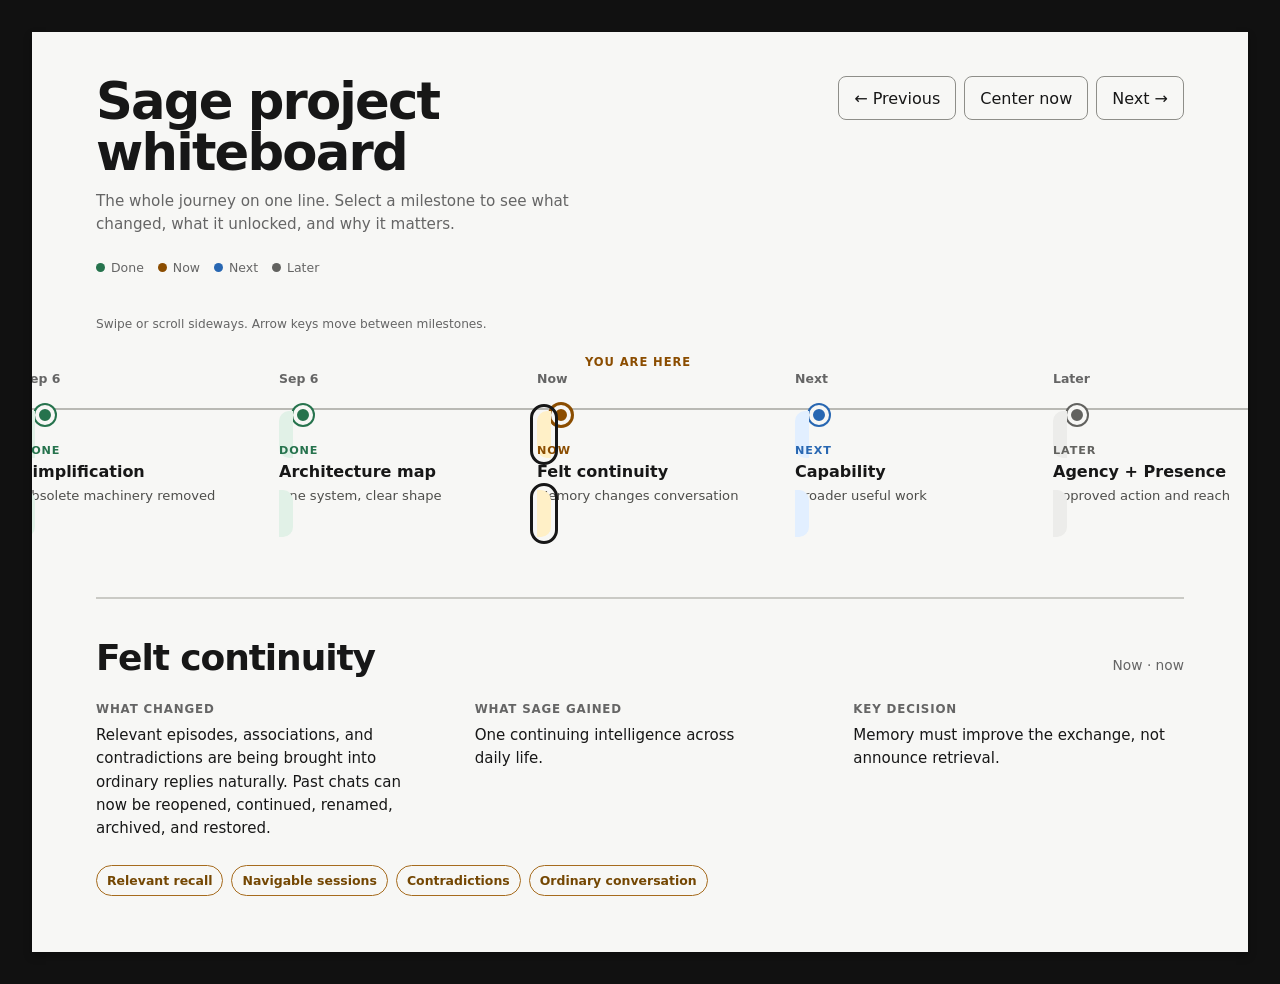
<file: docs/timeline-whiteboard.html>
<!doctype html>
<html lang="en">
<head>
  <meta charset="utf-8">
  <meta name="viewport" content="width=device-width, initial-scale=1">
  <meta name="theme-color" content="#111111">
  <title>Sage — Project Whiteboard</title>
  <style>
    :root {
      color-scheme: light;
      font-family: Inter, ui-sans-serif, system-ui, -apple-system, BlinkMacSystemFont, "Segoe UI", sans-serif;
      --room: #111111;
      --board: #f7f7f5;
      --ink: #171717;
      --muted: #656565;
      --line: #b9b9b4;
      --done: #26734d;
      --done-soft: #e1f1e7;
      --now: #8b4d00;
      --now-soft: #fff0c7;
      --next: #2867b2;
      --next-soft: #e2efff;
      --later: #62625f;
      --later-soft: #ececea;
      --focus: #125fb3;
    }

    * { box-sizing: border-box; }

    body {
      min-width: 320px;
      margin: 0;
      background: var(--room);
      color: var(--ink);
      -webkit-font-smoothing: antialiased;
    }

    button { font: inherit; }

    button:focus-visible {
      outline: 3px solid var(--focus);
      outline-offset: 3px;
    }

    .shell {
      min-height: 100vh;
      padding: clamp(12px, 3vw, 32px);
    }

    .board {
      min-height: calc(100vh - clamp(24px, 6vw, 64px));
      overflow: hidden;
      background: var(--board);
      box-shadow: 0 4px 8px rgb(0 0 0 / 28%);
    }

    header {
      display: flex;
      align-items: flex-start;
      justify-content: space-between;
      gap: 24px;
      padding: clamp(20px, 4vw, 44px) clamp(18px, 5vw, 64px) 24px;
    }

    h1 {
      max-width: 18ch;
      margin: 0;
      font-size: clamp(1.65rem, 4vw, 3.6rem);
      font-weight: 650;
      letter-spacing: -.035em;
      line-height: 1;
      text-wrap: balance;
    }

    .lede {
      max-width: 50ch;
      margin: 12px 0 0;
      color: var(--muted);
      font-size: .95rem;
      line-height: 1.5;
      text-wrap: pretty;
    }

    .controls {
      display: flex;
      flex-wrap: wrap;
      justify-content: flex-end;
      gap: 8px;
    }

    .control {
      min-height: 44px;
      padding: 0 15px;
      border: 1px solid #8e8e89;
      border-radius: 8px;
      background: transparent;
      color: var(--ink);
      cursor: pointer;
    }

    .control:hover { background: #e9e9e6; }
    .control:active { transform: translateY(1px); }
    .control:disabled { opacity: .42; cursor: default; transform: none; }

    .legend {
      display: flex;
      flex-wrap: wrap;
      gap: 14px;
      padding: 0 clamp(18px, 5vw, 64px) 24px;
      color: var(--muted);
      font-size: .78rem;
    }

    .legend span {
      display: inline-flex;
      align-items: center;
      gap: 6px;
    }

    .legend i {
      width: 9px;
      height: 9px;
      border-radius: 50%;
      background: var(--later);
    }

    .legend .done { background: var(--done); }
    .legend .now { background: var(--now); }
    .legend .next { background: var(--next); }

    .viewport {
      overflow-x: auto;
      overscroll-behavior-inline: contain;
      scrollbar-color: #a1a19c transparent;
      scrollbar-width: thin;
      scroll-snap-type: x proximity;
    }

    .track {
      position: relative;
      width: max-content;
      min-width: 100%;
      padding: 34px max(52px, calc((100vw - 260px) / 2)) 48px;
      display: flex;
      align-items: flex-start;
      gap: 52px;
    }

    .track::before {
      content: "";
      position: absolute;
      top: 77px;
      left: 0;
      right: 0;
      height: 2px;
      background: var(--line);
    }

    .stage {
      position: relative;
      z-index: 1;
      width: 206px;
      min-height: 184px;
      padding: 0 0 20px;
      border: 0;
      background: transparent;
      color: var(--ink);
      text-align: left;
      cursor: pointer;
      scroll-snap-align: center;
    }

    .stage-date {
      display: block;
      height: 34px;
      color: var(--muted);
      font-size: .78rem;
      font-weight: 550;
    }

    .stage-node {
      display: grid;
      place-items: center;
      width: 20px;
      height: 20px;
      margin-left: 14px;
      border: 4px solid var(--board);
      border-radius: 50%;
      background: var(--later);
      box-shadow: 0 0 0 2px var(--later);
    }

    .stage-copy {
      margin-top: 18px;
      padding: 14px;
      border-radius: 10px;
      background: var(--later-soft);
    }

    .stage-status {
      display: block;
      margin-bottom: 5px;
      color: var(--later);
      font-size: .7rem;
      font-weight: 750;
      letter-spacing: .08em;
      text-transform: uppercase;
    }

    .stage-title {
      display: block;
      font-size: 1rem;
      font-weight: 700;
      line-height: 1.2;
    }

    .stage-summary {
      display: block;
      margin-top: 6px;
      color: #4e4e4b;
      font-size: .82rem;
      line-height: 1.35;
    }

    .stage[data-status="done"] .stage-node { background: var(--done); box-shadow: 0 0 0 2px var(--done); }
    .stage[data-status="done"] .stage-copy { background: var(--done-soft); }
    .stage[data-status="done"] .stage-status { color: var(--done); }
    .stage[data-status="now"] .stage-node { background: var(--now); box-shadow: 0 0 0 3px var(--now); }
    .stage[data-status="now"] .stage-copy { background: var(--now-soft); }
    .stage[data-status="now"] .stage-status { color: var(--now); }
    .stage[data-status="next"] .stage-node { background: var(--next); box-shadow: 0 0 0 2px var(--next); }
    .stage[data-status="next"] .stage-copy { background: var(--next-soft); }
    .stage[data-status="next"] .stage-status { color: var(--next); }

    .stage[aria-current="step"]::after {
      content: "YOU ARE HERE";
      position: absolute;
      top: -10px;
      left: 48px;
      color: var(--now);
      font-size: .72rem;
      font-weight: 800;
      letter-spacing: .08em;
    }

    .stage[data-selected="true"] .stage-copy {
      outline: 3px solid currentColor;
      outline-offset: 4px;
    }

    .detail {
      margin: 0 clamp(18px, 5vw, 64px) clamp(24px, 5vw, 56px);
      padding: clamp(20px, 4vw, 38px) 0 0;
      border-top: 2px solid #cacac5;
    }

    .detail-head {
      display: flex;
      align-items: baseline;
      justify-content: space-between;
      gap: 20px;
    }

    .detail h2 {
      margin: 0;
      font-size: clamp(1.4rem, 3vw, 2.25rem);
      font-weight: 650;
      letter-spacing: -.03em;
      text-wrap: balance;
    }

    .detail-when {
      flex: none;
      color: var(--muted);
      font-size: .86rem;
    }

    .detail-grid {
      display: grid;
      grid-template-columns: repeat(3, minmax(0, 1fr));
      gap: clamp(18px, 4vw, 48px);
      margin-top: 24px;
    }

    .detail-block { margin: 0; }

    .detail-block dt {
      margin-bottom: 8px;
      color: var(--muted);
      font-size: .74rem;
      font-weight: 750;
      letter-spacing: .07em;
      text-transform: uppercase;
    }

    .detail-block dd {
      margin: 0;
      max-width: 65ch;
      font-size: .94rem;
      line-height: 1.55;
      text-wrap: pretty;
    }

    .focus {
      display: flex;
      flex-wrap: wrap;
      gap: 8px;
      margin-top: 24px;
    }

    .focus span {
      padding: 7px 10px;
      border: 1px solid #a66b1d;
      border-radius: 999px;
      color: #744703;
      font-size: .78rem;
      font-weight: 650;
    }

    .hint {
      margin: 18px clamp(18px, 5vw, 64px) 0;
      color: var(--muted);
      font-size: .76rem;
    }

    .no-script { padding: 0 clamp(18px, 5vw, 64px) 32px; }

    .sr-only {
      position: absolute;
      width: 1px;
      height: 1px;
      padding: 0;
      margin: -1px;
      overflow: hidden;
      clip: rect(0, 0, 0, 0);
      white-space: nowrap;
      border: 0;
    }

    @media (max-width: 720px) {
      .shell { padding: 0; }
      .board { min-height: 100vh; box-shadow: none; }
      header {
        display: block;
        padding-top: max(20px, env(safe-area-inset-top));
        padding-right: max(18px, env(safe-area-inset-right));
        padding-left: max(18px, env(safe-area-inset-left));
      }
      .controls { justify-content: flex-start; margin-top: 20px; }
      .track { padding-inline: calc((100vw - 206px) / 2); }
      .detail-head { display: block; }
      .detail-when { display: block; margin-top: 6px; }
      .detail-grid { grid-template-columns: 1fr; }
    }

    @media (prefers-reduced-motion: no-preference) {
      .viewport { scroll-behavior: smooth; }
      .stage-copy { transition: outline-color 180ms ease-out, transform 180ms ease-out; }
      .stage:hover .stage-copy { transform: translateY(-3px); }
    }
  </style>
</head>
<body>
  <main class="shell">
    <section class="board" aria-labelledby="board-title">
      <header>
        <div>
          <h1 id="board-title">Sage project whiteboard</h1>
          <p class="lede">The whole journey on one line. Select a milestone to see what changed, what it unlocked, and why it matters.</p>
        </div>
        <nav class="controls" aria-label="Timeline controls">
          <button class="control" id="previous" type="button">← Previous</button>
          <button class="control" id="center-now" type="button">Center now</button>
          <button class="control" id="next" type="button">Next →</button>
        </nav>
      </header>

      <div class="legend" aria-label="Status legend">
        <span><i class="done"></i>Done</span>
        <span><i class="now"></i>Now</span>
        <span><i class="next"></i>Next</span>
        <span><i></i>Later</span>
      </div>

      <p class="hint">Swipe or scroll sideways. Arrow keys move between milestones.</p>
      <div class="viewport" id="viewport" aria-label="Sage development timeline">
        <div class="track" id="track"></div>
      </div>

      <section class="detail" aria-labelledby="detail-title" aria-live="polite">
        <div class="detail-head">
          <h2 id="detail-title"></h2>
          <span class="detail-when" id="detail-when"></span>
        </div>
        <dl class="detail-grid">
          <div class="detail-block">
            <dt>What changed</dt>
            <dd id="detail-changed"></dd>
          </div>
          <div class="detail-block">
            <dt>What Sage gained</dt>
            <dd id="detail-gained"></dd>
          </div>
          <div class="detail-block">
            <dt>Key decision</dt>
            <dd id="detail-decision"></dd>
          </div>
        </dl>
        <div class="focus" id="focus" aria-label="Current focus areas" hidden></div>
      </section>
      <noscript><p class="no-script">Enable JavaScript to display the milestones.</p></noscript>
    </section>
  </main>
  <script>
    const stages = [
      {
        title: "Foundation", when: "Aug 10–15", status: "done",
        summary: "Chat becomes durable",
        changed: "Terminal and browser chat arrived, events became durable, and the model router was hardened.",
        gained: "A persistent conversation instead of a disposable chat session.",
        decision: "Sage is an owned personal intelligence, not a model wrapper."
      },
      {
        title: "Memory", when: "Aug 17–20", status: "done",
        summary: "History becomes recallable",
        changed: "Lexical and embedding recall, interior storage, heartbeat, model configuration, and failover were added.",
        gained: "Earlier events can return as context, and models can change without replacing Sage.",
        decision: "Original events remain the durable record."
      },
      {
        title: "Refresh", when: "Aug 24–29", status: "done",
        summary: "Continuity becomes the goal",
        changed: "The product frame reset, the frontend returned, mobile streaming improved, and recall began using the whole exchange.",
        gained: "Recent conversation can guide retrieval of older context.",
        decision: "Felt continuity matters more than accumulating features."
      },
      {
        title: "Identity + Wonder", when: "Sep 1–3", status: "done",
        summary: "Sage reflects and explores",
        changed: "Self-observation, identity proposals, conversational search, metabolism, and waiting messages arrived.",
        gained: "An evidence-based identity and bounded exploration of genuine knowledge gaps.",
        decision: "Elliot ratifies identity; background work may end in silence."
      },
      {
        title: "Simplification", when: "Sep 6", status: "done",
        summary: "Obsolete machinery removed",
        changed: "Sensitive mode was retired, provider boundaries clarified, audit drift repaired, and search records separated from dialogue.",
        gained: "One normal conversation path without hidden privacy state.",
        decision: "Preserve lived history and repair Sage instead of rebuilding it."
      },
      {
        title: "Architecture map", when: "Sep 6", status: "done",
        summary: "One system, clear shape",
        changed: "Purpose, system layers, architecture, boundaries, decisions, milestones, and direction became legible.",
        gained: "Sage can grow without Elliot losing where everything belongs.",
        decision: "Map current truth; build one complete behavior at a time."
      },
      {
        title: "Felt continuity", when: "Now", status: "now",
        summary: "Memory changes conversation",
        changed: "Relevant episodes, associations, and contradictions are being brought into ordinary replies naturally. Past chats can now be reopened, continued, renamed, archived, and restored.",
        gained: "One continuing intelligence across daily life.",
        decision: "Memory must improve the exchange, not announce retrieval.",
        focus: ["Relevant recall", "Navigable sessions", "Contradictions", "Ordinary conversation"]
      },
      {
        title: "Capability", when: "Next", status: "next",
        summary: "Broader useful work",
        changed: "Writing, coding, research, planning, and tools broaden behind one identity.",
        gained: "Useful help across more of Elliot's life.",
        decision: "Add capabilities for real use, not architectural fashion."
      },
      {
        title: "Agency + Presence", when: "Later", status: "later",
        summary: "Approved action and reach",
        changed: "Calibrated preparation and approved action may expand toward voice, vision, and broader reach.",
        gained: "Useful action with restraint and situational judgment.",
        decision: "Permission and ownership remain system-wide boundaries."
      }
    ];

    const track = document.getElementById("track");
    const viewport = document.getElementById("viewport");
    const focus = document.getElementById("focus");
    let selected = stages.findIndex(stage => stage.status === "now");

    stages.forEach((stage, index) => {
      const button = document.createElement("button");
      button.className = "stage";
      button.type = "button";
      button.dataset.status = stage.status;
      if (stage.status === "now") button.setAttribute("aria-current", "step");
      button.innerHTML = `
        <span class="stage-date">${stage.when}</span>
        <span class="stage-node" aria-hidden="true"></span>
        <span class="stage-copy">
          <span class="stage-status">${stage.status}</span>
          <span class="stage-title">${stage.title}</span>
          <span class="stage-summary">${stage.summary}</span>
        </span>`;
      button.addEventListener("click", () => selectStage(index));
      button.addEventListener("keydown", event => {
        if (event.key === "ArrowLeft") { event.preventDefault(); selectStage(Math.max(0, index - 1), true); }
        if (event.key === "ArrowRight") { event.preventDefault(); selectStage(Math.min(stages.length - 1, index + 1), true); }
        if (event.key === "Home") { event.preventDefault(); selectStage(0, true); }
        if (event.key === "End") { event.preventDefault(); selectStage(stages.length - 1, true); }
      });
      track.append(button);
    });

    function selectStage(index, moveFocus = false) {
      selected = index;
      const stage = stages[index];
      const buttons = [...track.querySelectorAll(".stage")];
      buttons.forEach((button, buttonIndex) => button.dataset.selected = String(buttonIndex === index));
      document.getElementById("detail-title").textContent = stage.title;
      document.getElementById("detail-when").textContent = `${stage.when} · ${stage.status}`;
      document.getElementById("detail-changed").textContent = stage.changed;
      document.getElementById("detail-gained").textContent = stage.gained;
      document.getElementById("detail-decision").textContent = stage.decision;
      focus.replaceChildren();
      focus.hidden = !stage.focus;
      stage.focus?.forEach(label => {
        const item = document.createElement("span");
        item.textContent = label;
        focus.append(item);
      });
      buttons[index].scrollIntoView({ behavior: "smooth", inline: "center", block: "nearest" });
      if (moveFocus) buttons[index].focus();
      document.getElementById("previous").disabled = index === 0;
      document.getElementById("next").disabled = index === stages.length - 1;
    }

    document.getElementById("previous").addEventListener("click", () => selectStage(Math.max(0, selected - 1)));
    document.getElementById("next").addEventListener("click", () => selectStage(Math.min(stages.length - 1, selected + 1)));
    document.getElementById("center-now").addEventListener("click", () => selectStage(stages.findIndex(stage => stage.status === "now")));
    window.addEventListener("load", () => selectStage(selected), { once: true });
  </script>
</body>
</html>
</file>
